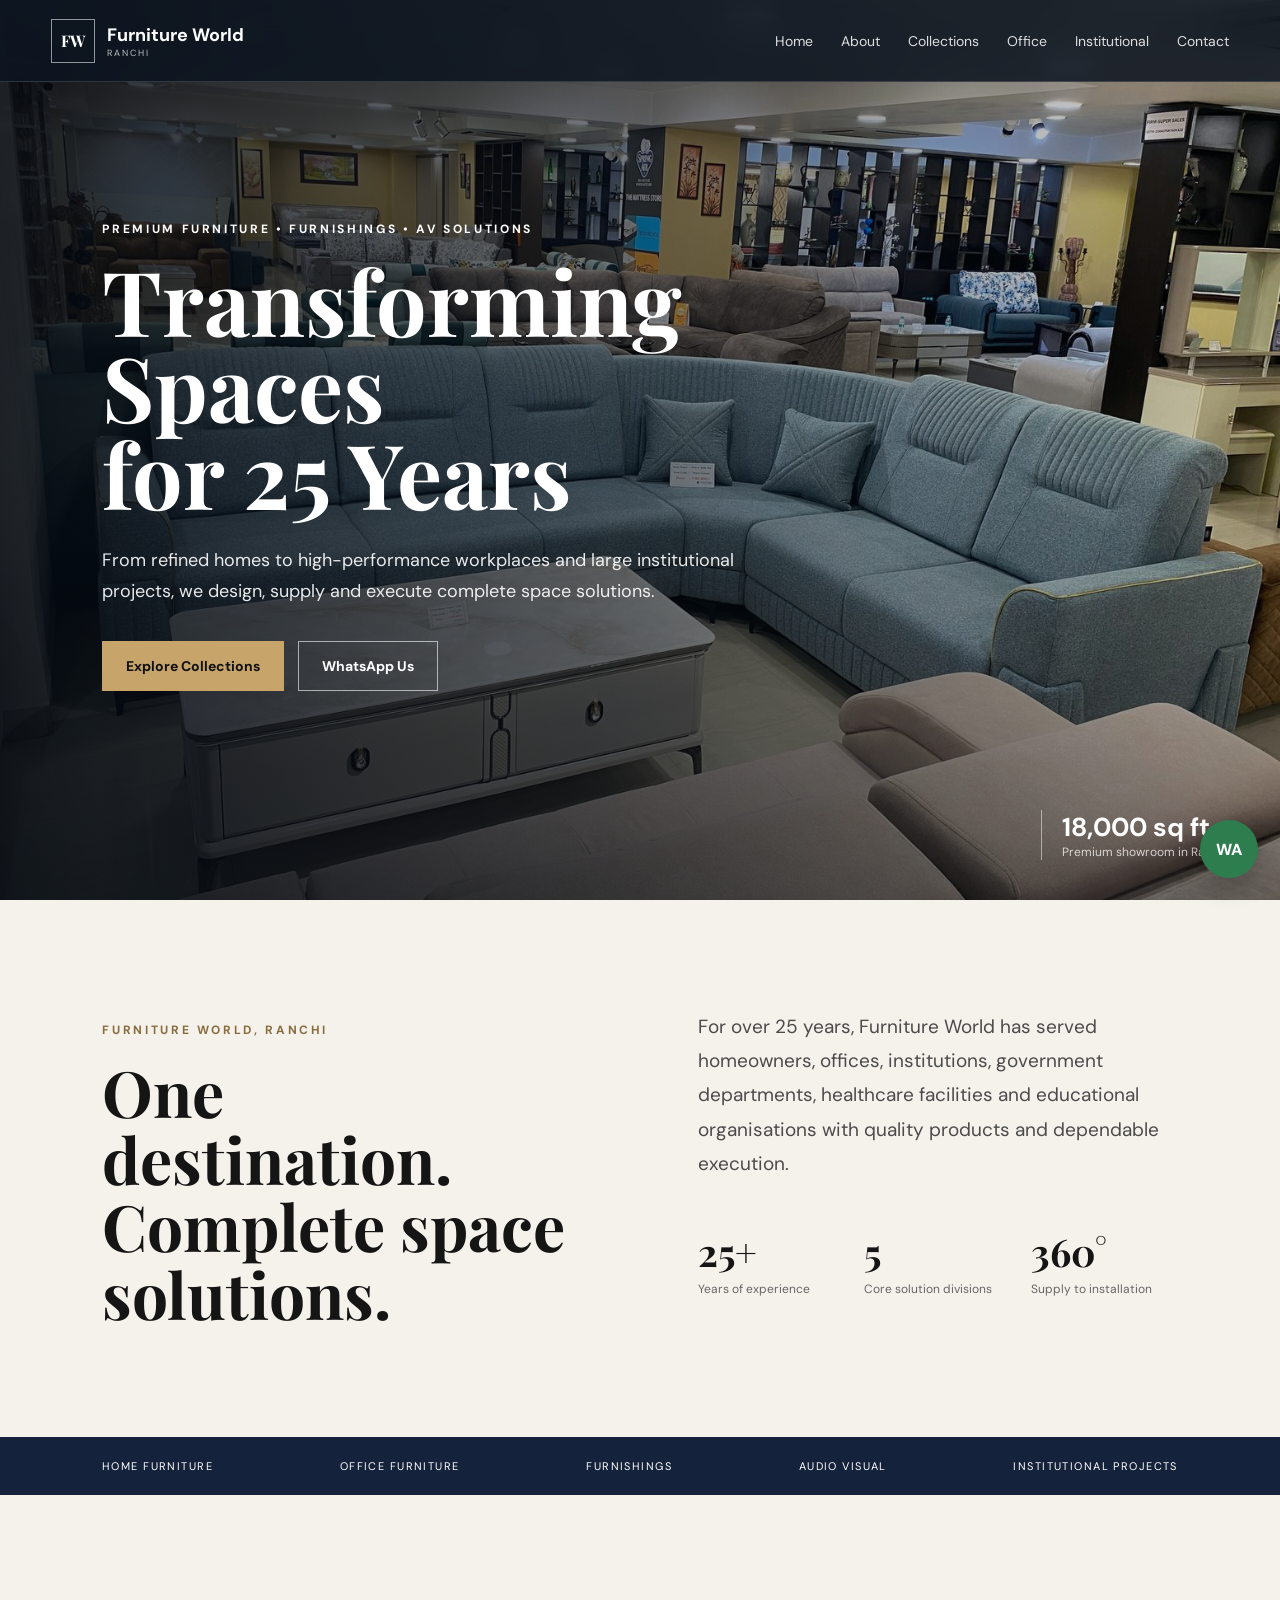
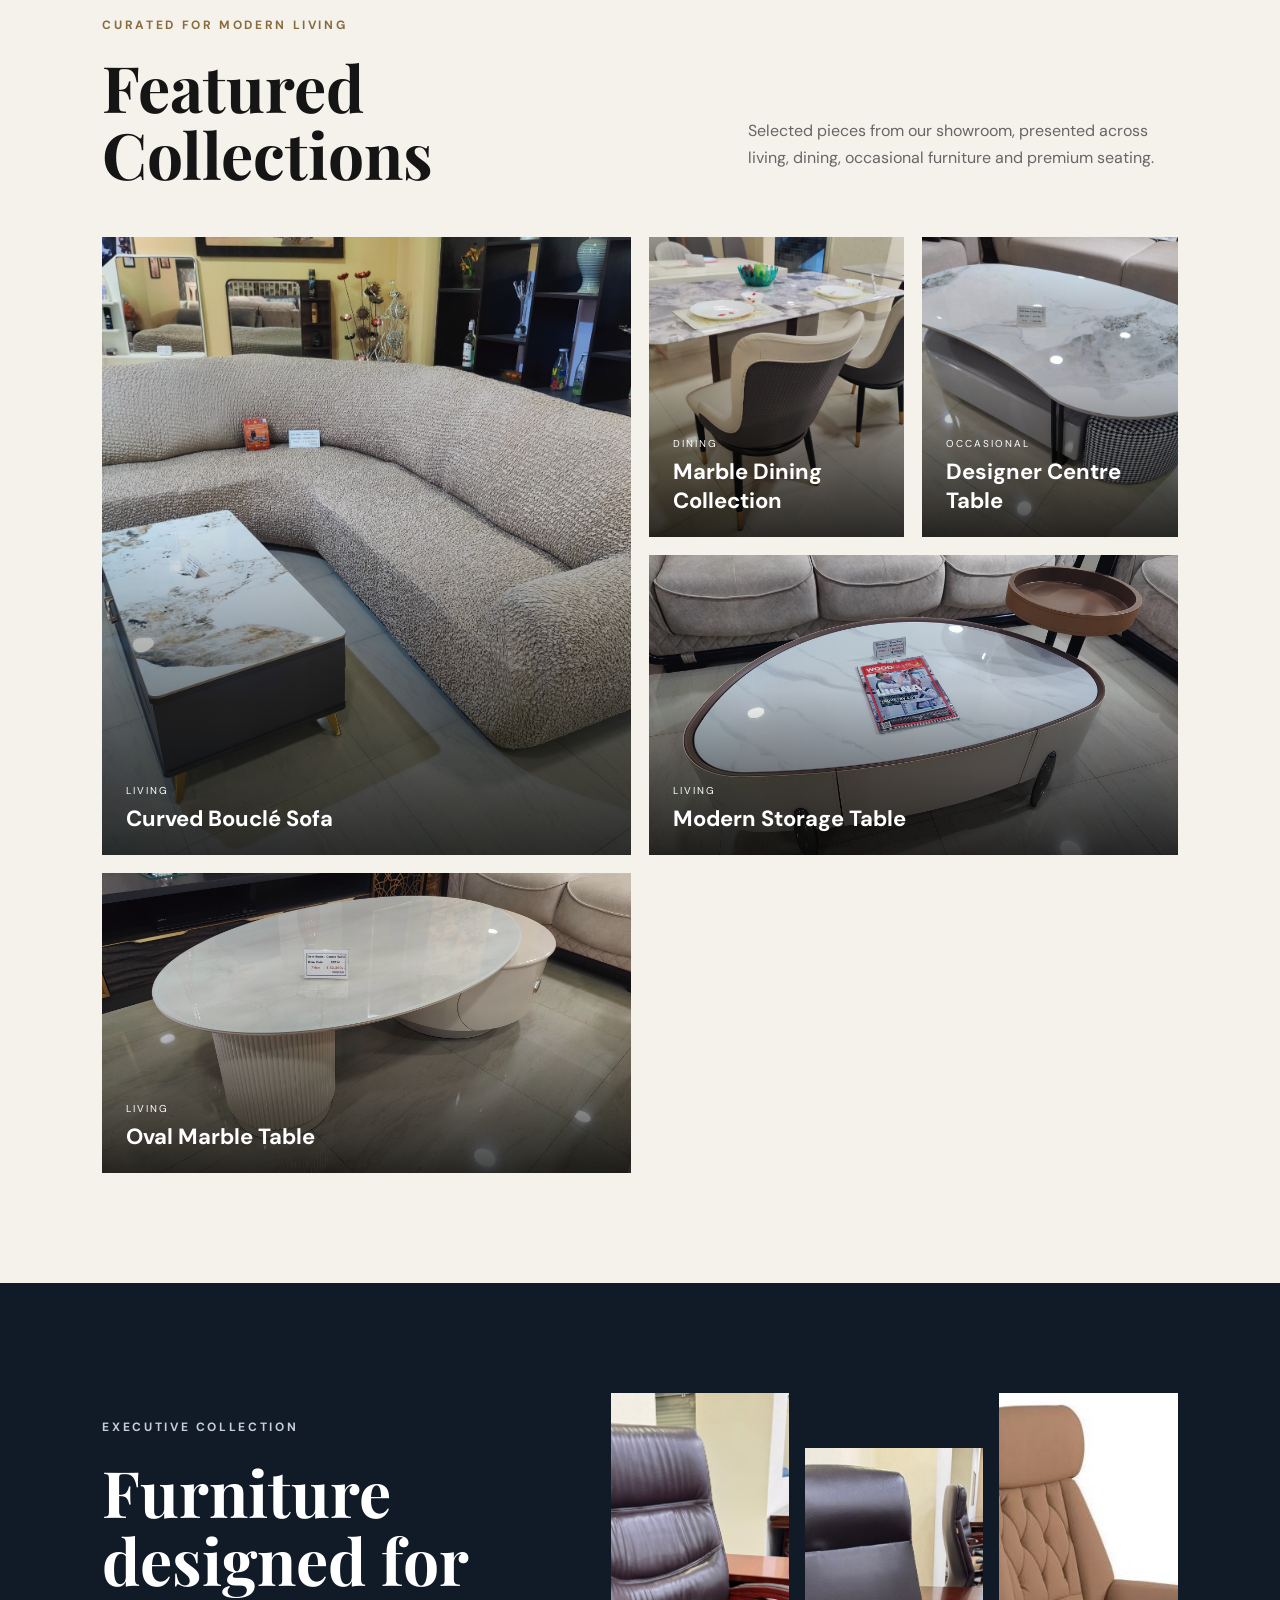
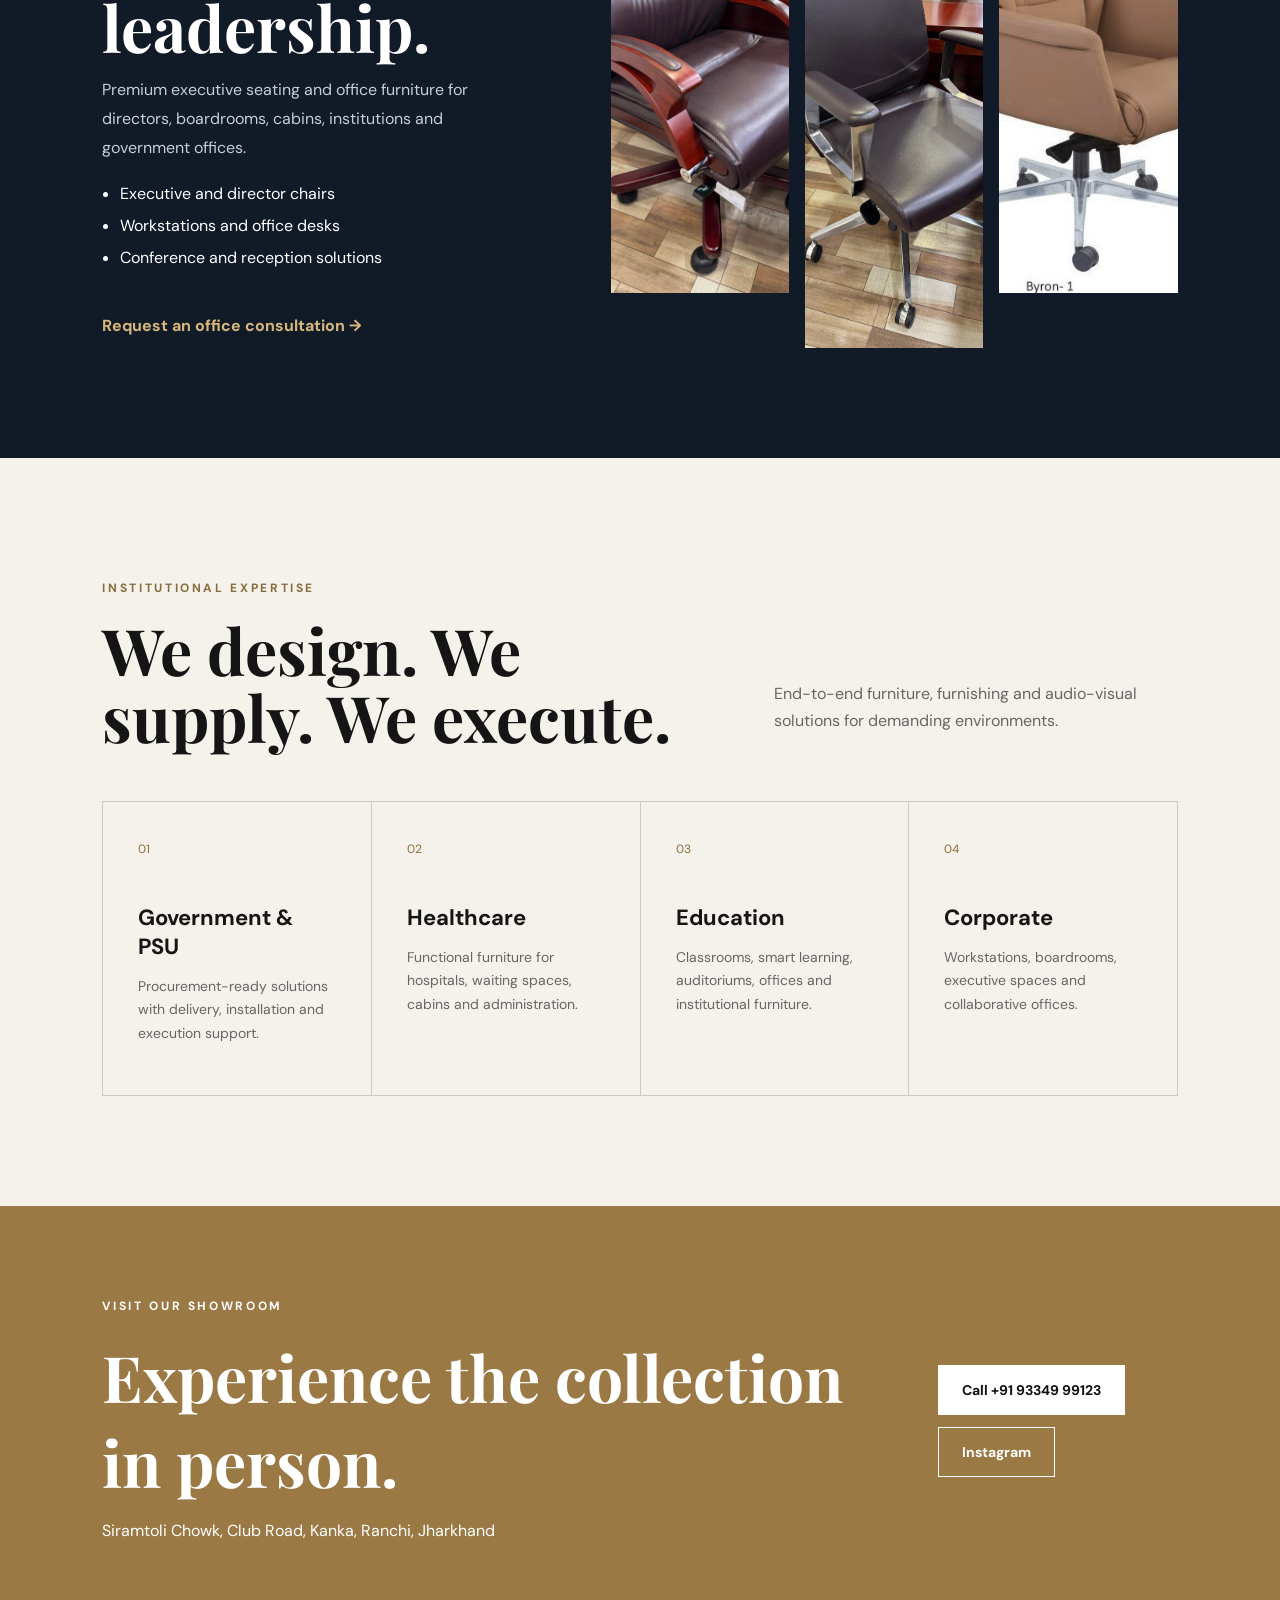
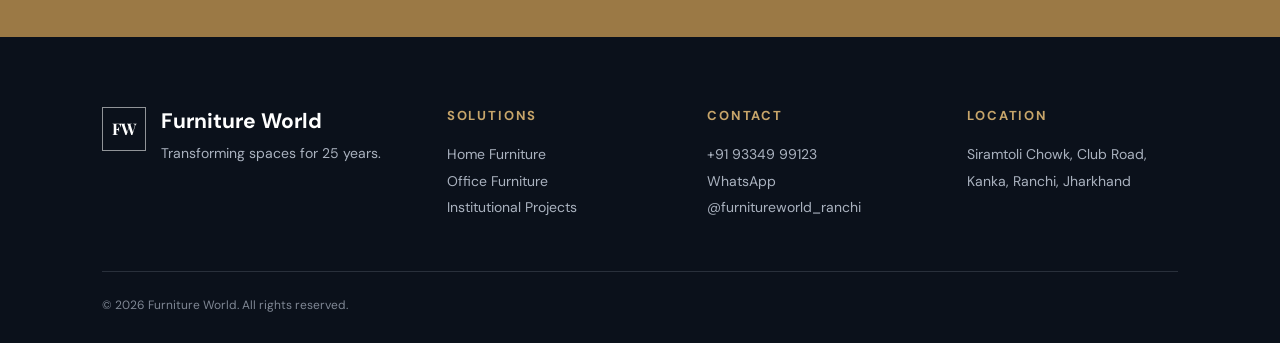
<file: index.html>
<!DOCTYPE html>
<html lang="en">
<head>
  <meta charset="UTF-8">
  <meta name="viewport" content="width=device-width, initial-scale=1.0">
  <title>Furniture World Ranchi | Premium Furniture & Institutional Solutions</title>
  <meta name="description" content="Furniture World Ranchi offers premium home furniture, office furniture, furnishings, AV solutions and institutional project execution.">
  <link rel="preconnect" href="https://fonts.googleapis.com">
  <link rel="preconnect" href="https://fonts.gstatic.com" crossorigin>
  <link href="https://fonts.googleapis.com/css2?family=DM+Sans:wght@400;500;600;700&family=Playfair+Display:wght@600;700&display=swap" rel="stylesheet">
  <link rel="stylesheet" href="assets/css/style.css">
</head>
<body>
  <header class="site-header">
    <a class="brand" href="#home" aria-label="Furniture World home">
      <span class="brand-mark">FW</span>
      <span><strong>Furniture World</strong><small>Ranchi</small></span>
    </a>
    <button class="menu-btn" aria-label="Open menu">☰</button>
    <nav>
      <a href="#home">Home</a>
      <a href="#about">About</a>
      <a href="#collections">Collections</a>
      <a href="#office">Office</a>
      <a href="#institutional">Institutional</a>
      <a href="#contact">Contact</a>
    </nav>
  </header>

  <main>
    <section class="hero" id="home">
      <img src="assets/images/1000071537.JPG" alt="Furniture World showroom collection">
      <div class="hero-overlay"></div>
      <div class="hero-content reveal">
        <p class="eyebrow">Premium Furniture • Furnishings • AV Solutions</p>
        <h1>Transforming Spaces<br>for 25 Years</h1>
        <p class="hero-copy">From refined homes to high-performance workplaces and large institutional projects, we design, supply and execute complete space solutions.</p>
        <div class="hero-actions">
          <a class="btn primary" href="#collections">Explore Collections</a>
          <a class="btn ghost" href="https://wa.me/919334999123" target="_blank" rel="noopener">WhatsApp Us</a>
        </div>
      </div>
      <div class="hero-stat">
        <strong>18,000 sq ft</strong>
        <span>Premium showroom in Ranchi</span>
      </div>
    </section>

    <section class="intro section" id="about">
      <div>
        <p class="eyebrow dark">Furniture World, Ranchi</p>
        <h2>One destination.<br>Complete space solutions.</h2>
      </div>
      <div class="intro-copy">
        <p>For over 25 years, Furniture World has served homeowners, offices, institutions, government departments, healthcare facilities and educational organisations with quality products and dependable execution.</p>
        <div class="stats">
          <div><strong>25+</strong><span>Years of experience</span></div>
          <div><strong>5</strong><span>Core solution divisions</span></div>
          <div><strong>360°</strong><span>Supply to installation</span></div>
        </div>
      </div>
    </section>

    <section class="division-strip">
      <span>Home Furniture</span>
      <span>Office Furniture</span>
      <span>Furnishings</span>
      <span>Audio Visual</span>
      <span>Institutional Projects</span>
    </section>

    <section class="section" id="collections">
      <div class="section-head">
        <div>
          <p class="eyebrow dark">Curated for modern living</p>
          <h2>Featured Collections</h2>
        </div>
        <p>Selected pieces from our showroom, presented across living, dining, occasional furniture and premium seating.</p>
      </div>

      <div class="mosaic">
        <article class="product-card large">
          <img src="assets/images/1000081395.JPG" alt="Curved premium sofa">
          <div class="card-caption"><span>Living</span><h3>Curved Bouclé Sofa</h3></div>
        </article>
        <article class="product-card">
          <img src="assets/images/1000082092.JPG" alt="Marble dining table">
          <div class="card-caption"><span>Dining</span><h3>Marble Dining Collection</h3></div>
        </article>
        <article class="product-card">
          <img src="assets/images/1000082117.JPG" alt="Designer centre table">
          <div class="card-caption"><span>Occasional</span><h3>Designer Centre Table</h3></div>
        </article>
        <article class="product-card wide">
          <img src="assets/images/1000082097.JPG" alt="Modern storage centre table">
          <div class="card-caption"><span>Living</span><h3>Modern Storage Table</h3></div>
        </article>
        <article class="product-card wide">
          <img src="assets/images/1000082118.JPG" alt="Oval marble centre table">
          <div class="card-caption"><span>Living</span><h3>Oval Marble Table</h3></div>
        </article>
      </div>
    </section>

    <section class="office-section section" id="office">
      <div class="office-copy reveal">
        <p class="eyebrow">Executive Collection</p>
        <h2>Furniture designed for leadership.</h2>
        <p>Premium executive seating and office furniture for directors, boardrooms, cabins, institutions and government offices.</p>
        <ul>
          <li>Executive and director chairs</li>
          <li>Workstations and office desks</li>
          <li>Conference and reception solutions</li>
        </ul>
        <a class="text-link" href="https://wa.me/919334999123" target="_blank" rel="noopener">Request an office consultation →</a>
      </div>
      <div class="office-gallery">
        <img src="assets/images/1000080495.JPG" alt="Luxury executive chair">
        <img src="assets/images/1000080488.JPG" alt="Modern executive chair">
        <img src="assets/images/1000080486.JPG" alt="Byron executive chair">
      </div>
    </section>

    <section class="institutional section" id="institutional">
      <div class="section-head">
        <div>
          <p class="eyebrow dark">Institutional expertise</p>
          <h2>We design. We supply. We execute.</h2>
        </div>
        <p>End-to-end furniture, furnishing and audio-visual solutions for demanding environments.</p>
      </div>
      <div class="sector-grid">
        <div><span>01</span><h3>Government & PSU</h3><p>Procurement-ready solutions with delivery, installation and execution support.</p></div>
        <div><span>02</span><h3>Healthcare</h3><p>Functional furniture for hospitals, waiting spaces, cabins and administration.</p></div>
        <div><span>03</span><h3>Education</h3><p>Classrooms, smart learning, auditoriums, offices and institutional furniture.</p></div>
        <div><span>04</span><h3>Corporate</h3><p>Workstations, boardrooms, executive spaces and collaborative offices.</p></div>
      </div>
    </section>

    <section class="cta">
      <div>
        <p class="eyebrow">Visit our showroom</p>
        <h2>Experience the collection in person.</h2>
        <p>Siramtoli Chowk, Club Road, Kanka, Ranchi, Jharkhand</p>
      </div>
      <div class="cta-actions">
        <a class="btn light" href="tel:+919334999123">Call +91 93349 99123</a>
        <a class="btn outline-light" href="https://www.instagram.com/furnitureworld_ranchi/" target="_blank" rel="noopener">Instagram</a>
      </div>
    </section>
  </main>

  <footer id="contact">
    <div class="footer-brand">
      <div class="brand-mark">FW</div>
      <div><strong>Furniture World</strong><p>Transforming spaces for 25 years.</p></div>
    </div>
    <div><h4>Solutions</h4><a href="#collections">Home Furniture</a><a href="#office">Office Furniture</a><a href="#institutional">Institutional Projects</a></div>
    <div><h4>Contact</h4><a href="tel:+919334999123">+91 93349 99123</a><a href="https://wa.me/919334999123">WhatsApp</a><a href="https://www.instagram.com/furnitureworld_ranchi/">@furnitureworld_ranchi</a></div>
    <div><h4>Location</h4><p>Siramtoli Chowk, Club Road,<br>Kanka, Ranchi, Jharkhand</p></div>
    <div class="copyright">© 2026 Furniture World. All rights reserved.</div>
  </footer>

  <a class="floating-wa" href="https://wa.me/919334999123" target="_blank" rel="noopener" aria-label="Chat on WhatsApp">WA</a>
  <script src="assets/js/script.js"></script>
</body>
</html>
</file>
<file: assets/css/style.css>
*{box-sizing:border-box}html{scroll-behavior:smooth}body{margin:0;font-family:"DM Sans",sans-serif;color:#151515;background:#f5f2ec}img{display:block;width:100%}a{text-decoration:none;color:inherit}.site-header{height:82px;padding:0 4vw;display:flex;align-items:center;justify-content:space-between;position:fixed;top:0;left:0;right:0;z-index:50;background:rgba(12,20,32,.85);backdrop-filter:blur(16px);color:#fff;border-bottom:1px solid rgba(255,255,255,.14)}.brand{display:flex;align-items:center;gap:12px}.brand strong{display:block;font-size:18px}.brand small{display:block;letter-spacing:.22em;text-transform:uppercase;font-size:9px;opacity:.72}.brand-mark{width:44px;height:44px;border:1px solid rgba(255,255,255,.55);display:grid;place-items:center;font-family:"Playfair Display",serif;font-weight:700}.site-header nav{display:flex;gap:28px;font-size:14px}.site-header nav a{opacity:.85}.site-header nav a:hover{opacity:1}.menu-btn{display:none;background:none;border:0;color:#fff;font-size:25px}.hero{height:100vh;min-height:700px;position:relative;display:flex;align-items:center;color:#fff;overflow:hidden}.hero>img{position:absolute;inset:0;height:100%;object-fit:cover;transform:scale(1.03)}.hero-overlay{position:absolute;inset:0;background:linear-gradient(90deg,rgba(4,10,18,.88) 0%,rgba(4,10,18,.55) 48%,rgba(4,10,18,.12) 100%),linear-gradient(0deg,rgba(4,10,18,.45),transparent 50%)}.hero-content{position:relative;z-index:2;width:min(850px,86vw);margin-left:8vw}.eyebrow{text-transform:uppercase;letter-spacing:.22em;font-size:12px;font-weight:700;margin-bottom:20px}.eyebrow.dark{color:#896c3e}.hero h1,.section h2,.cta h2{font-family:"Playfair Display",serif}.hero h1{font-size:clamp(52px,7vw,102px);line-height:.97;margin:0 0 28px;max-width:900px}.hero-copy{font-size:18px;line-height:1.7;max-width:670px;opacity:.9}.hero-actions{display:flex;gap:14px;margin-top:35px}.btn{display:inline-flex;align-items:center;justify-content:center;padding:15px 23px;border:1px solid transparent;font-weight:700;font-size:14px}.primary{background:#c7a56a;color:#101010}.ghost{border-color:rgba(255,255,255,.6);color:#fff}.hero-stat{position:absolute;z-index:2;right:4vw;bottom:40px;border-left:1px solid rgba(255,255,255,.5);padding-left:20px}.hero-stat strong,.hero-stat span{display:block}.hero-stat strong{font-size:26px}.hero-stat span{font-size:12px;opacity:.75}.section{padding:110px 8vw}.intro{display:grid;grid-template-columns:1fr 1fr;gap:9vw;align-items:start}.section h2{font-size:clamp(42px,5vw,70px);line-height:1.05;margin:0}.intro-copy>p{font-size:19px;line-height:1.8;margin-top:0;color:#4b4b4b}.stats{display:grid;grid-template-columns:repeat(3,1fr);gap:20px;margin-top:45px}.stats strong{display:block;font-family:"Playfair Display",serif;font-size:38px}.stats span{font-size:12px;color:#666}.division-strip{display:flex;justify-content:space-around;gap:25px;padding:22px 4vw;background:#14233b;color:#fff;text-transform:uppercase;letter-spacing:.13em;font-size:11px;overflow:auto}.section-head{display:flex;align-items:end;justify-content:space-between;gap:50px;margin-bottom:50px}.section-head>p{max-width:430px;color:#666;line-height:1.7}.mosaic{display:grid;grid-template-columns:repeat(4,1fr);grid-auto-rows:300px;gap:18px}.product-card{position:relative;overflow:hidden;background:#ddd}.product-card.large{grid-column:span 2;grid-row:span 2}.product-card.wide{grid-column:span 2}.product-card img{height:100%;object-fit:cover;transition:transform .5s ease}.product-card:hover img{transform:scale(1.04)}.product-card:after{content:"";position:absolute;inset:45% 0 0;background:linear-gradient(transparent,rgba(0,0,0,.75))}.card-caption{position:absolute;z-index:2;left:24px;bottom:22px;color:#fff}.card-caption span{font-size:10px;text-transform:uppercase;letter-spacing:.2em}.card-caption h3{margin:5px 0 0;font-size:22px}.office-section{background:#111a27;color:#fff;display:grid;grid-template-columns:.85fr 1.15fr;gap:7vw;align-items:center}.office-copy p{line-height:1.8;color:#c8ced7}.office-copy ul{padding-left:18px;line-height:2}.text-link{display:inline-block;margin-top:25px;color:#d7b77a;font-weight:700}.office-gallery{display:grid;grid-template-columns:repeat(3,1fr);gap:16px}.office-gallery img{height:500px;object-fit:cover;background:#fff}.office-gallery img:nth-child(2){margin-top:55px}.sector-grid{display:grid;grid-template-columns:repeat(4,1fr);border-top:1px solid #cfc9be;border-left:1px solid #cfc9be}.sector-grid>div{padding:35px;border-right:1px solid #cfc9be;border-bottom:1px solid #cfc9be;min-height:260px}.sector-grid span{font-size:12px;color:#896c3e}.sector-grid h3{font-size:22px;margin:45px 0 14px}.sector-grid p{font-size:14px;color:#666;line-height:1.7}.cta{padding:80px 8vw;background:#9b7945;color:#fff;display:flex;align-items:center;justify-content:space-between;gap:40px}.cta h2{font-size:clamp(38px,5vw,64px);margin:0 0 15px}.cta-actions{display:flex;gap:12px;flex-wrap:wrap}.light{background:#fff;color:#111}.outline-light{border-color:#fff}.floating-wa{position:fixed;right:22px;bottom:22px;width:58px;height:58px;border-radius:50%;display:grid;place-items:center;background:#2e7d4f;color:#fff;font-weight:800;z-index:60;box-shadow:0 8px 24px rgba(0,0,0,.25)}footer{background:#0b111b;color:#fff;padding:70px 8vw 30px;display:grid;grid-template-columns:1.4fr repeat(3,1fr);gap:50px}footer h4{margin-top:0;font-size:13px;text-transform:uppercase;letter-spacing:.14em;color:#c7a56a}footer a,footer p{display:block;color:#aab2bf;font-size:14px;line-height:1.9}.footer-brand{display:flex;gap:15px}.footer-brand strong{font-size:21px}.footer-brand p{margin-top:5px}.copyright{grid-column:1/-1;border-top:1px solid #29303b;padding-top:25px;color:#7f8794;font-size:12px}.reveal{animation:rise .9s ease both}@keyframes rise{from{opacity:0;transform:translateY(24px)}to{opacity:1;transform:none}}@media(max-width:900px){.site-header nav{display:none;position:absolute;top:82px;left:0;right:0;background:#111a27;padding:25px 5vw;flex-direction:column}.site-header nav.open{display:flex}.menu-btn{display:block}.hero-stat{display:none}.intro,.office-section{grid-template-columns:1fr}.mosaic{grid-template-columns:1fr 1fr}.product-card.large,.product-card.wide{grid-column:span 2}.sector-grid{grid-template-columns:1fr 1fr}.office-gallery img{height:380px}.cta{align-items:flex-start;flex-direction:column}footer{grid-template-columns:1fr 1fr}}@media(max-width:600px){.site-header{height:70px}.hero{min-height:680px}.hero-content{margin-left:6vw;width:88vw}.hero h1{font-size:51px}.hero-actions{flex-direction:column;align-items:stretch;width:220px}.section{padding:75px 6vw}.intro{gap:35px}.stats{grid-template-columns:1fr;gap:18px}.section-head{display:block}.mosaic{display:block}.product-card{height:330px;margin-bottom:14px}.office-gallery{grid-template-columns:1fr}.office-gallery img,.office-gallery img:nth-child(2){height:360px;margin:0}.sector-grid{grid-template-columns:1fr}.cta{padding:65px 6vw}footer{grid-template-columns:1fr;padding:60px 6vw 25px}}
</file>
